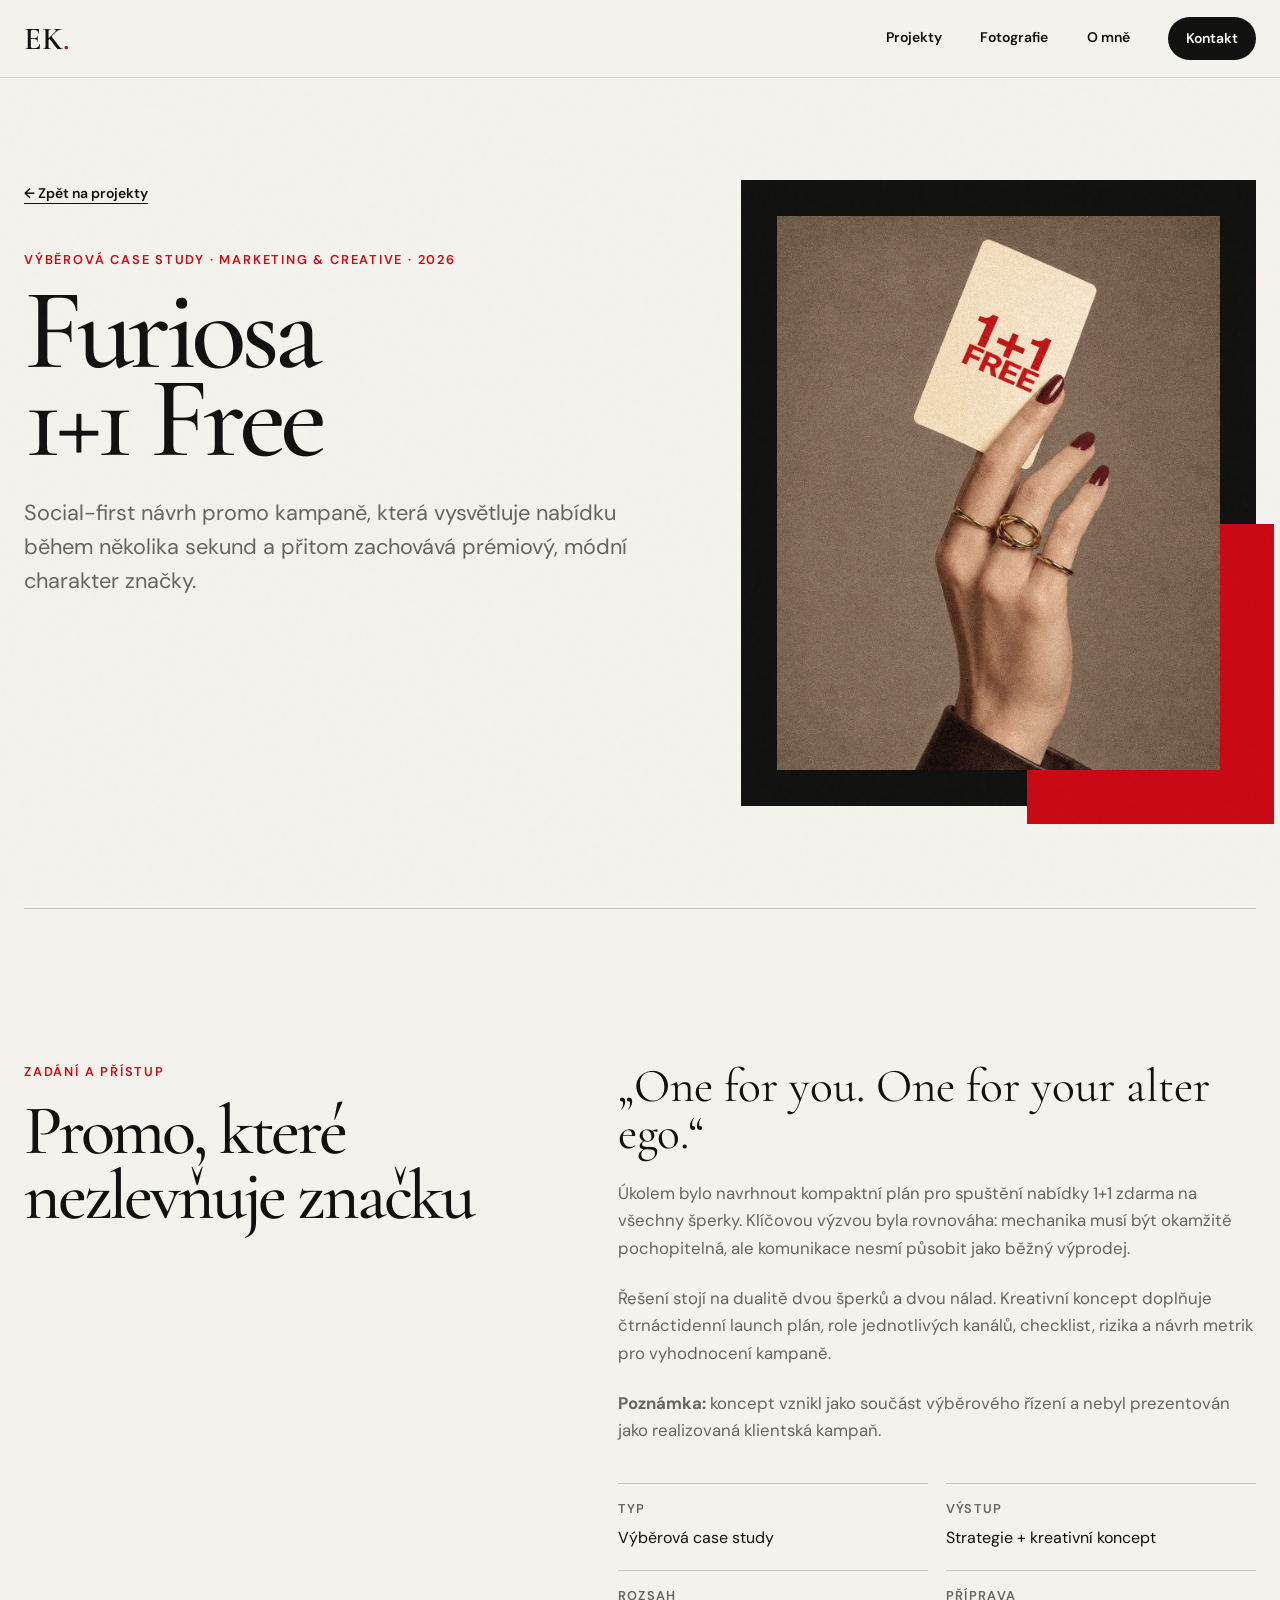
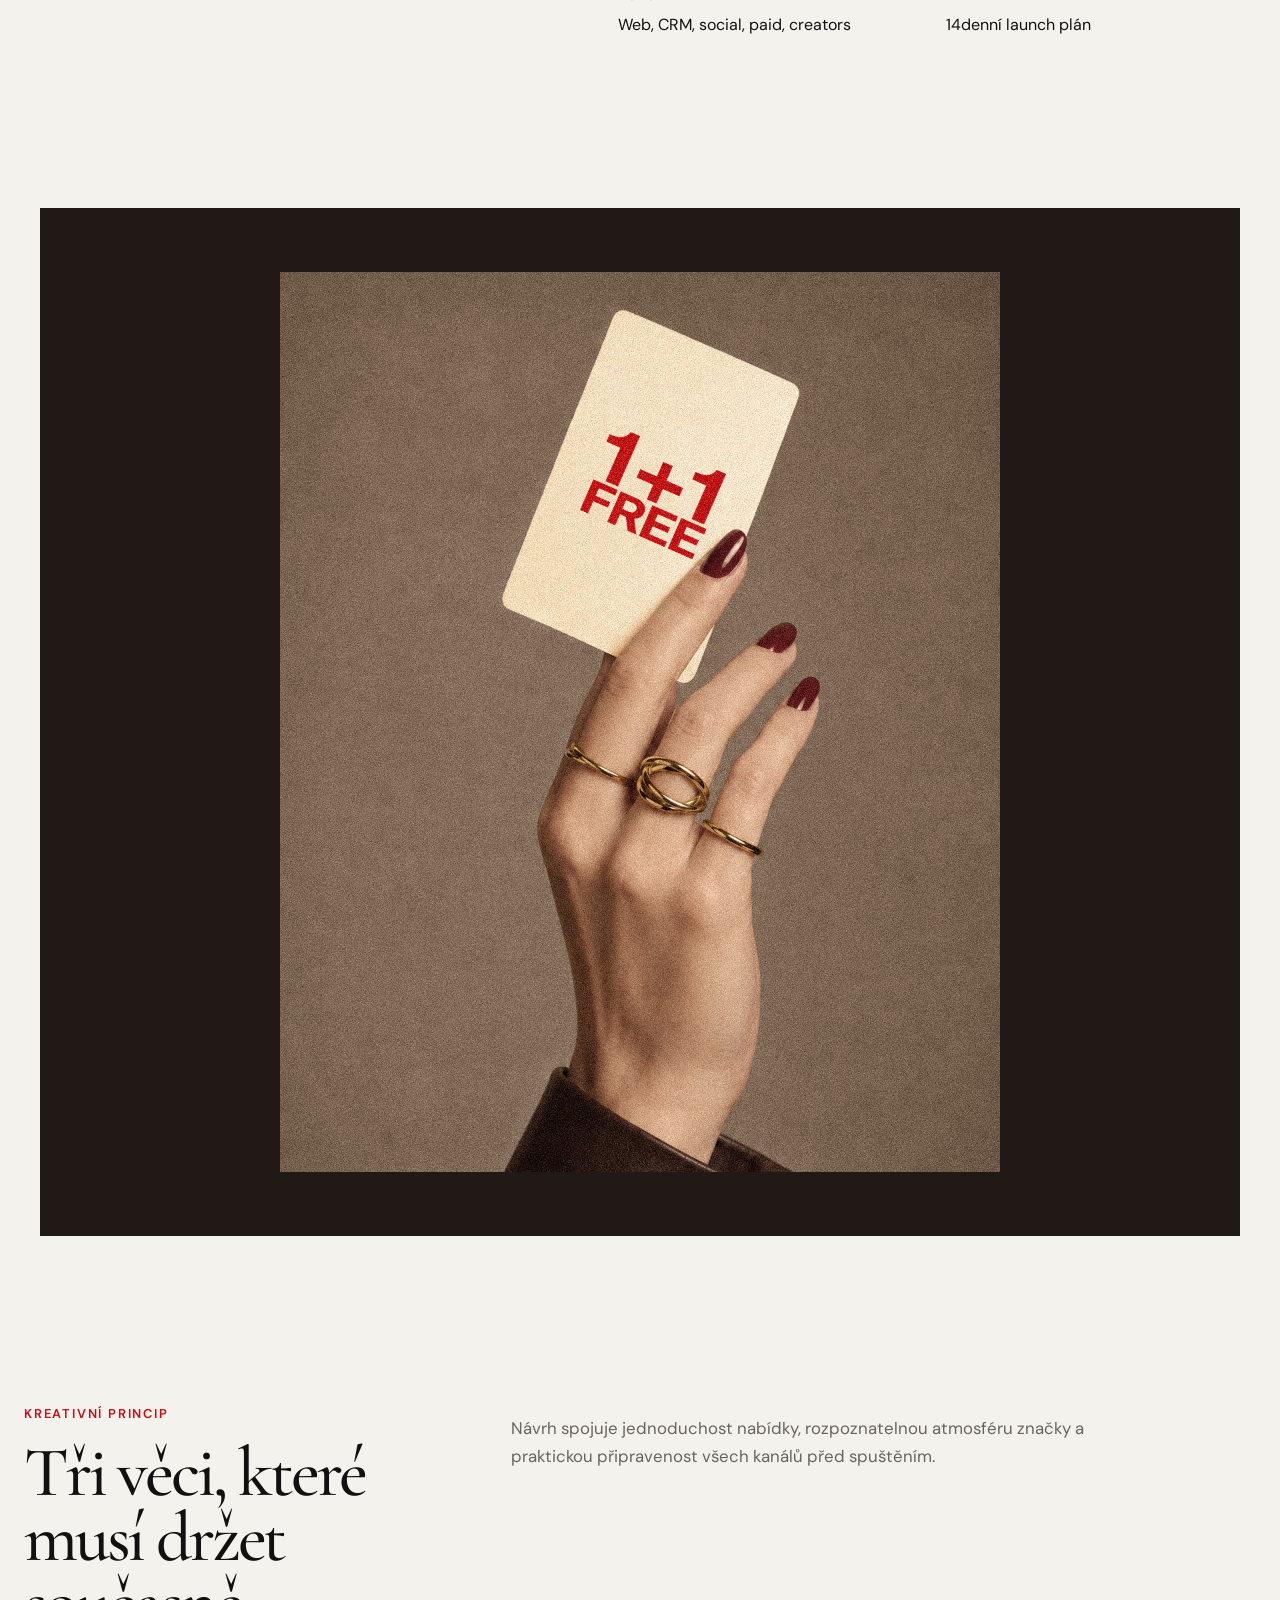
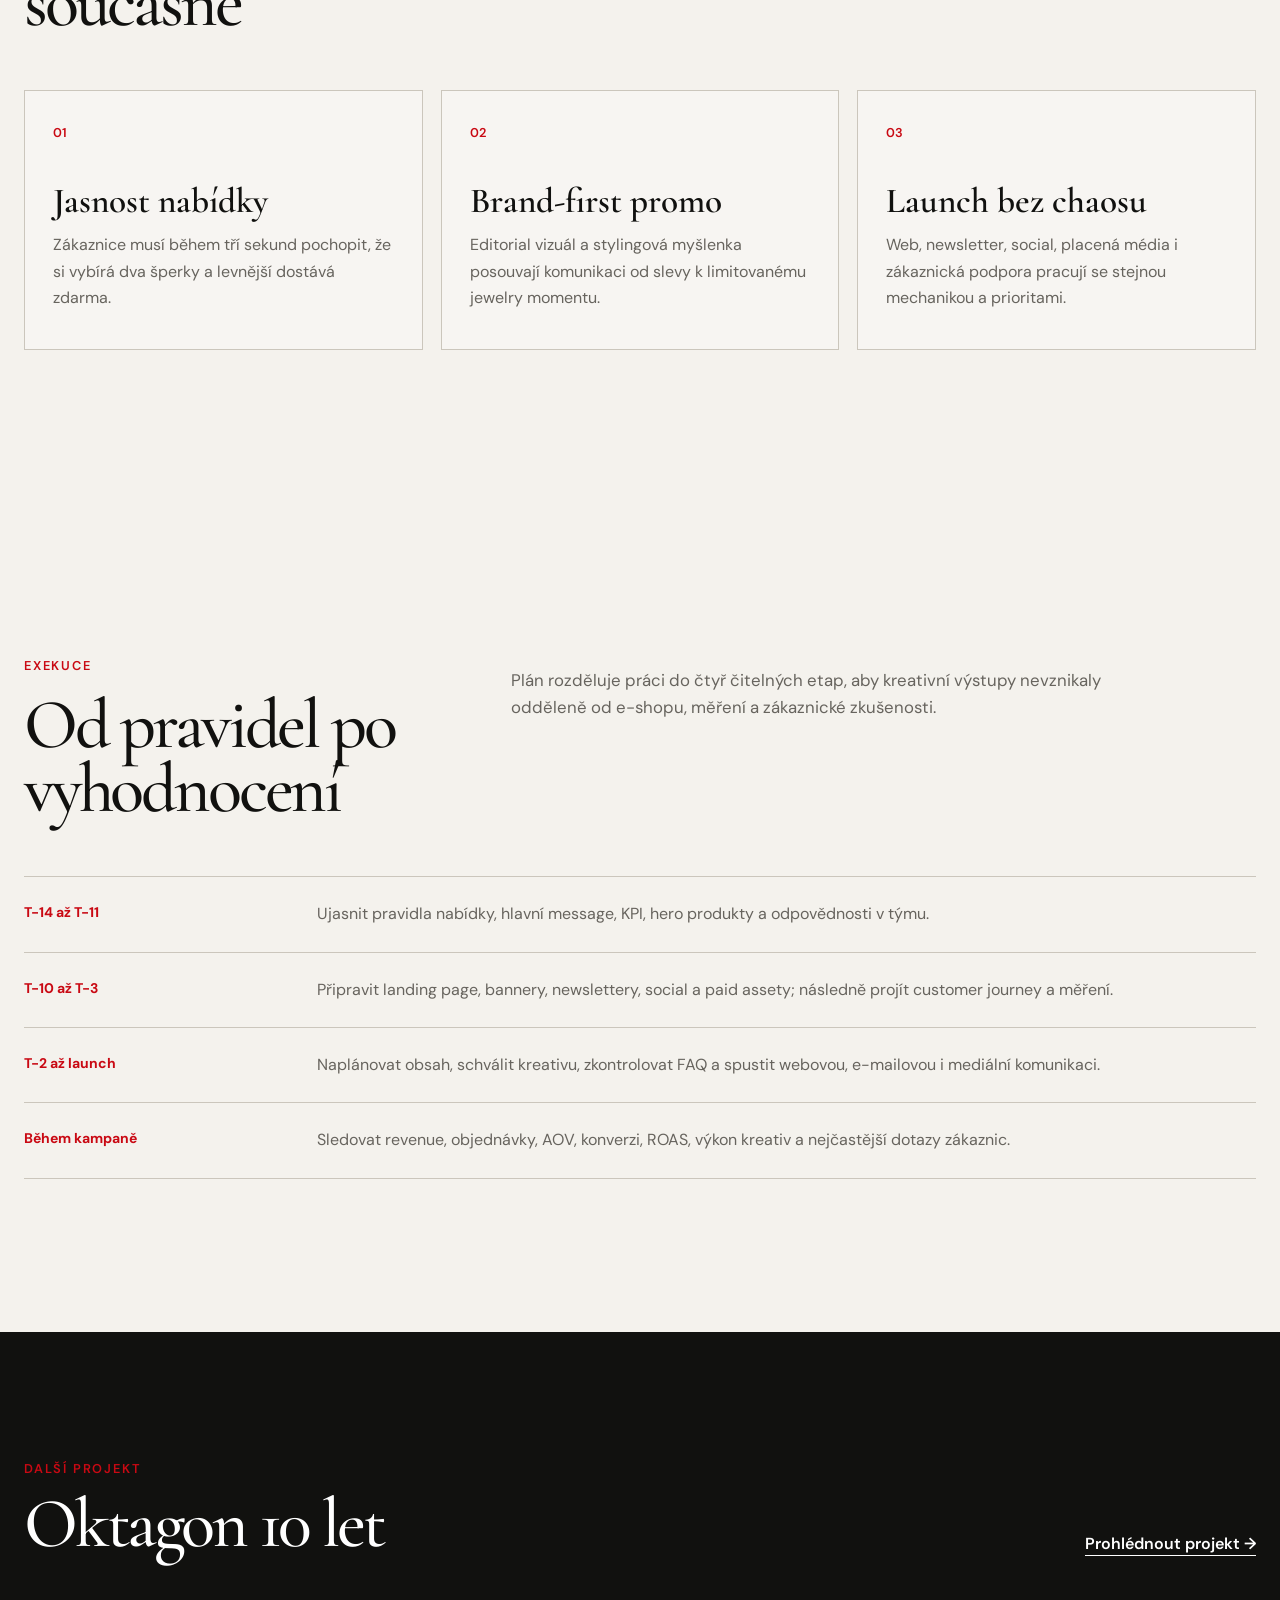
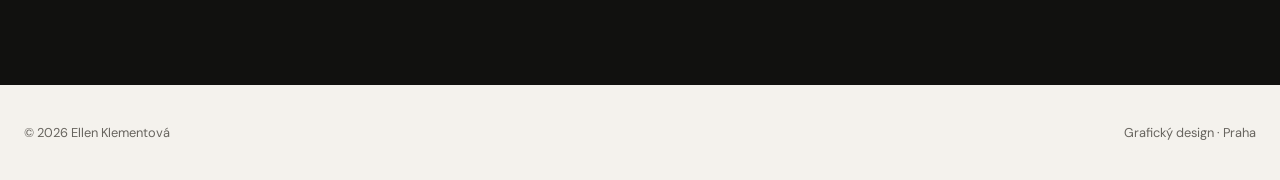
<file: furiosa.html>
<!doctype html>
<html lang="cs">
<head>
  <meta charset="utf-8">
  <meta name="viewport" content="width=device-width, initial-scale=1">
  <meta name="description" content="Furiosa 1+1 Free — výběrová marketingová a kreativní case study Ellen Klementové.">
  <title>Furiosa 1+1 Free — Ellen Klementová</title>
  <link rel="preconnect" href="https://fonts.googleapis.com">
  <link rel="preconnect" href="https://fonts.gstatic.com" crossorigin>
  <link href="https://fonts.googleapis.com/css2?family=Cormorant+Garamond:ital,wght@0,500;0,600;1,500&family=DM+Sans:wght@400;500;600&display=swap" rel="stylesheet">
  <link rel="icon" type="image/png" href="favicon.png?v=3">
  <link rel="stylesheet" href="style.css?v=3">
  <script src="site.js?v=3" defer></script>
</head>
<body class="project-page furiosa-page">
  <a class="skip-link" href="#obsah">Přeskočit na obsah</a>

  <header class="site-header">
    <a class="wordmark" href="index.html" aria-label="Ellen Klementová — domů">EK<span>.</span></a>
    <nav aria-label="Hlavní navigace">
      <a href="index.html#projekty">Projekty</a>
      <a href="index.html#fotografie">Fotografie</a>
      <a href="index.html#o-mne">O mně</a>
      <a class="nav-contact" href="mailto:klementova.ellen@seznam.cz">Kontakt</a>
    </nav>
  </header>

  <main id="obsah">
    <section class="case-hero shell">
      <div class="reveal">
        <a class="back-link" href="index.html#projekty">← Zpět na projekty</a>
        <p class="eyebrow">Výběrová case study · Marketing & creative · 2026</p>
        <h1 class="case-title">Furiosa<br>1+1 Free</h1>
        <p class="case-lead">Social-first návrh promo kampaně, která vysvětluje nabídku během několika sekund a přitom zachovává prémiový, módní charakter značky.</p>
      </div>
      <div class="case-cover reveal">
        <img src="img/projects/furiosa-1-plus-1.jpg" alt="Kampaňová kreativa Furiosa 1+1 Free" width="1080" height="1350">
      </div>
    </section>

    <section class="case-overview shell reveal">
      <div>
        <p class="eyebrow">Zadání a přístup</p>
        <h2>Promo, které nezlevňuje značku</h2>
      </div>
      <div class="case-copy">
        <p class="case-quote">„One for you. One for your alter ego.“</p>
        <p>Úkolem bylo navrhnout kompaktní plán pro spuštění nabídky 1+1 zdarma na všechny šperky. Klíčovou výzvou byla rovnováha: mechanika musí být okamžitě pochopitelná, ale komunikace nesmí působit jako běžný výprodej.</p>
        <p>Řešení stojí na dualitě dvou šperků a dvou nálad. Kreativní koncept doplňuje čtrnáctidenní launch plán, role jednotlivých kanálů, checklist, rizika a návrh metrik pro vyhodnocení kampaně.</p>
        <p><strong>Poznámka:</strong> koncept vznikl jako součást výběrového řízení a nebyl prezentován jako realizovaná klientská kampaň.</p>

        <dl class="fact-list">
          <div><dt>Typ</dt><dd>Výběrová case study</dd></div>
          <div><dt>Výstup</dt><dd>Strategie + kreativní koncept</dd></div>
          <div><dt>Rozsah</dt><dd>Web, CRM, social, paid, creators</dd></div>
          <div><dt>Příprava</dt><dd>14denní launch plán</dd></div>
        </dl>
      </div>
    </section>

    <figure class="full-bleed">
      <img src="img/projects/furiosa-1-plus-1.jpg" alt="Detail kreativního návrhu Furiosa 1+1 Free" loading="lazy" width="1080" height="1350">
    </figure>

    <section class="case-section shell reveal">
      <div class="case-section-header">
        <div>
          <p class="eyebrow">Kreativní princip</p>
          <h2>Tři věci, které musí držet současně</h2>
        </div>
        <p>Návrh spojuje jednoduchost nabídky, rozpoznatelnou atmosféru značky a praktickou připravenost všech kanálů před spuštěním.</p>
      </div>

      <div class="strategy-grid">
        <article class="strategy-card">
          <span>01</span>
          <h3>Jasnost nabídky</h3>
          <p>Zákaznice musí během tří sekund pochopit, že si vybírá dva šperky a levnější dostává zdarma.</p>
        </article>
        <article class="strategy-card">
          <span>02</span>
          <h3>Brand-first promo</h3>
          <p>Editorial vizuál a stylingová myšlenka posouvají komunikaci od slevy k limitovanému jewelry momentu.</p>
        </article>
        <article class="strategy-card">
          <span>03</span>
          <h3>Launch bez chaosu</h3>
          <p>Web, newsletter, social, placená média i zákaznická podpora pracují se stejnou mechanikou a prioritami.</p>
        </article>
      </div>
    </section>

    <section class="case-section shell reveal">
      <div class="case-section-header">
        <div>
          <p class="eyebrow">Exekuce</p>
          <h2>Od pravidel po vyhodnocení</h2>
        </div>
        <p>Plán rozděluje práci do čtyř čitelných etap, aby kreativní výstupy nevznikaly odděleně od e-shopu, měření a zákaznické zkušenosti.</p>
      </div>

      <ol class="timeline">
        <li><strong>T−14 až T−11</strong><p>Ujasnit pravidla nabídky, hlavní message, KPI, hero produkty a odpovědnosti v týmu.</p></li>
        <li><strong>T−10 až T−3</strong><p>Připravit landing page, bannery, newslettery, social a paid assety; následně projít customer journey a měření.</p></li>
        <li><strong>T−2 až launch</strong><p>Naplánovat obsah, schválit kreativu, zkontrolovat FAQ a spustit webovou, e-mailovou i mediální komunikaci.</p></li>
        <li><strong>Během kampaně</strong><p>Sledovat revenue, objednávky, AOV, konverzi, ROAS, výkon kreativ a nejčastější dotazy zákaznic.</p></li>
      </ol>
    </section>

    <section class="next-project">
      <div class="shell">
        <div>
          <p class="eyebrow">Další projekt</p>
          <h2>Oktagon 10 let</h2>
        </div>
        <a href="oktagon.html">Prohlédnout projekt →</a>
      </div>
    </section>
  </main>

  <footer class="site-footer shell">
    <p>© 2026 Ellen Klementová</p>
    <p>Grafický design · Praha</p>
  </footer>
</body>
</html>
</file>
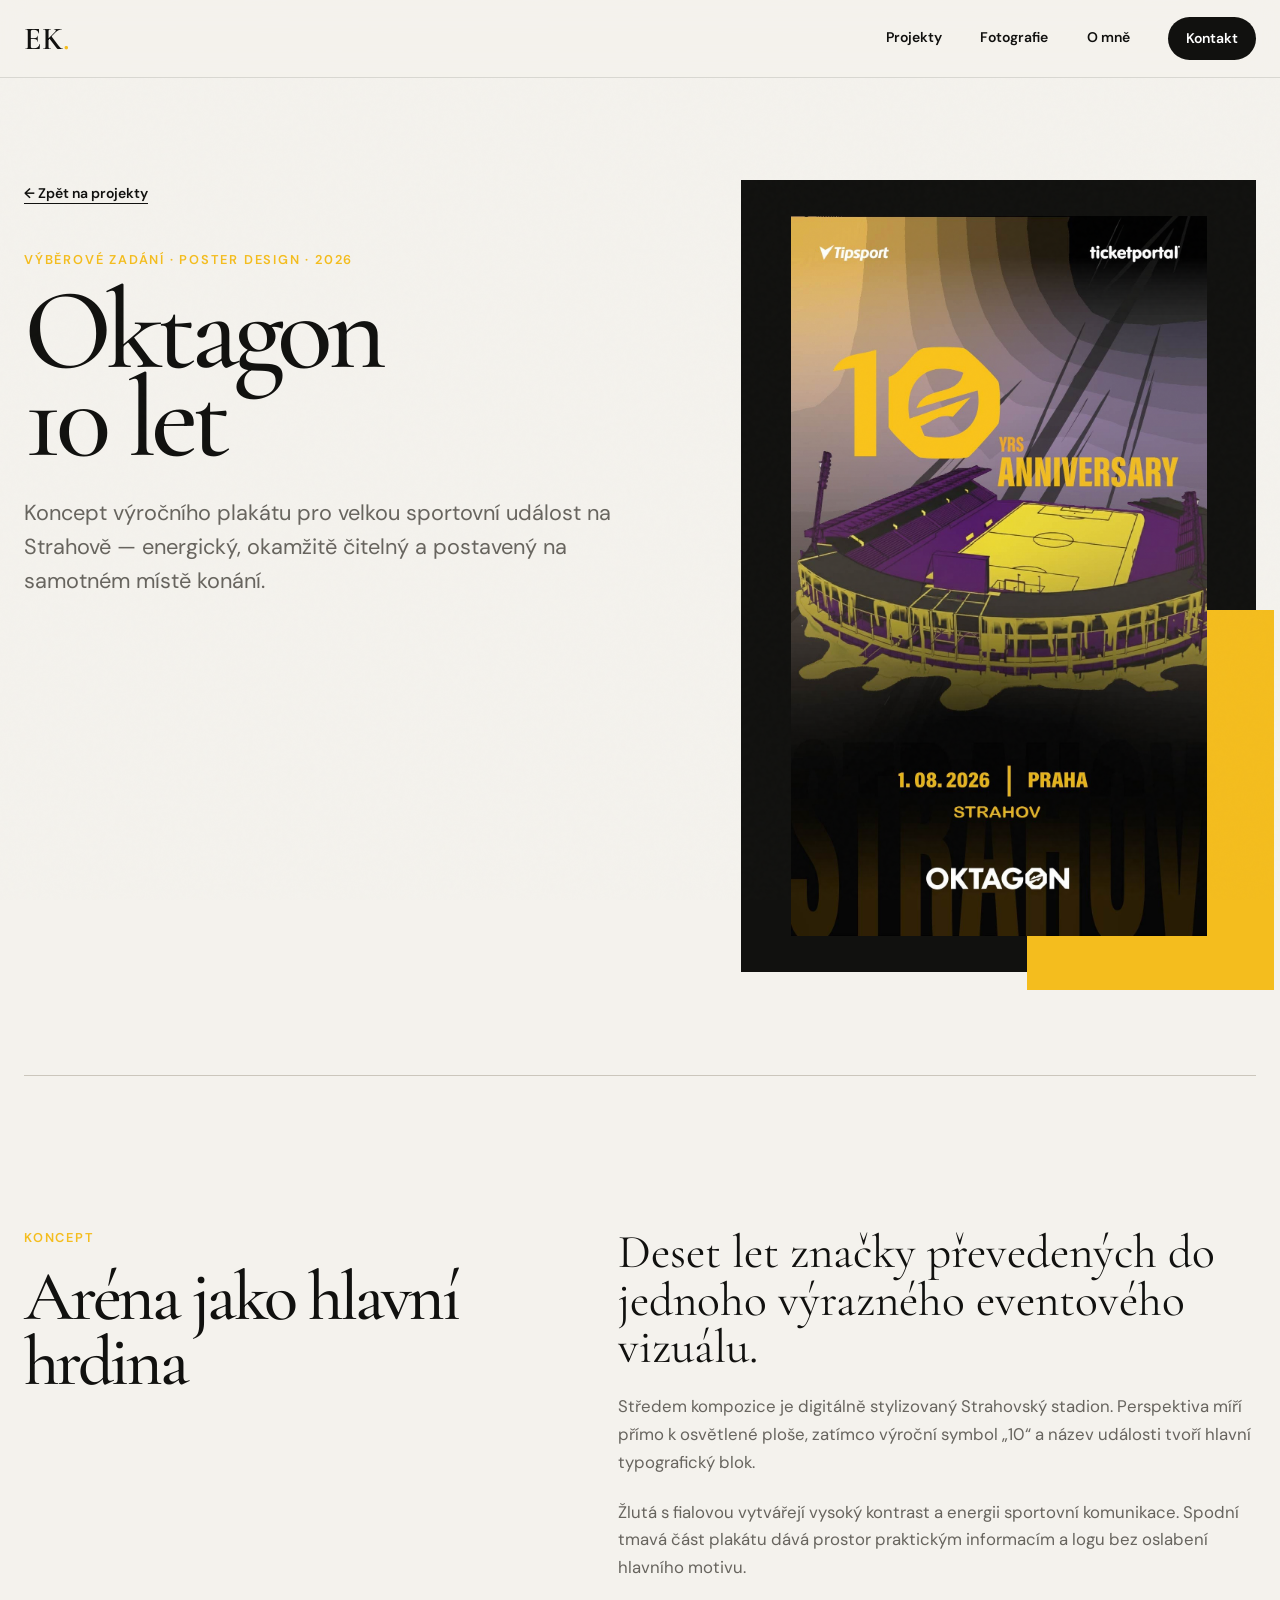
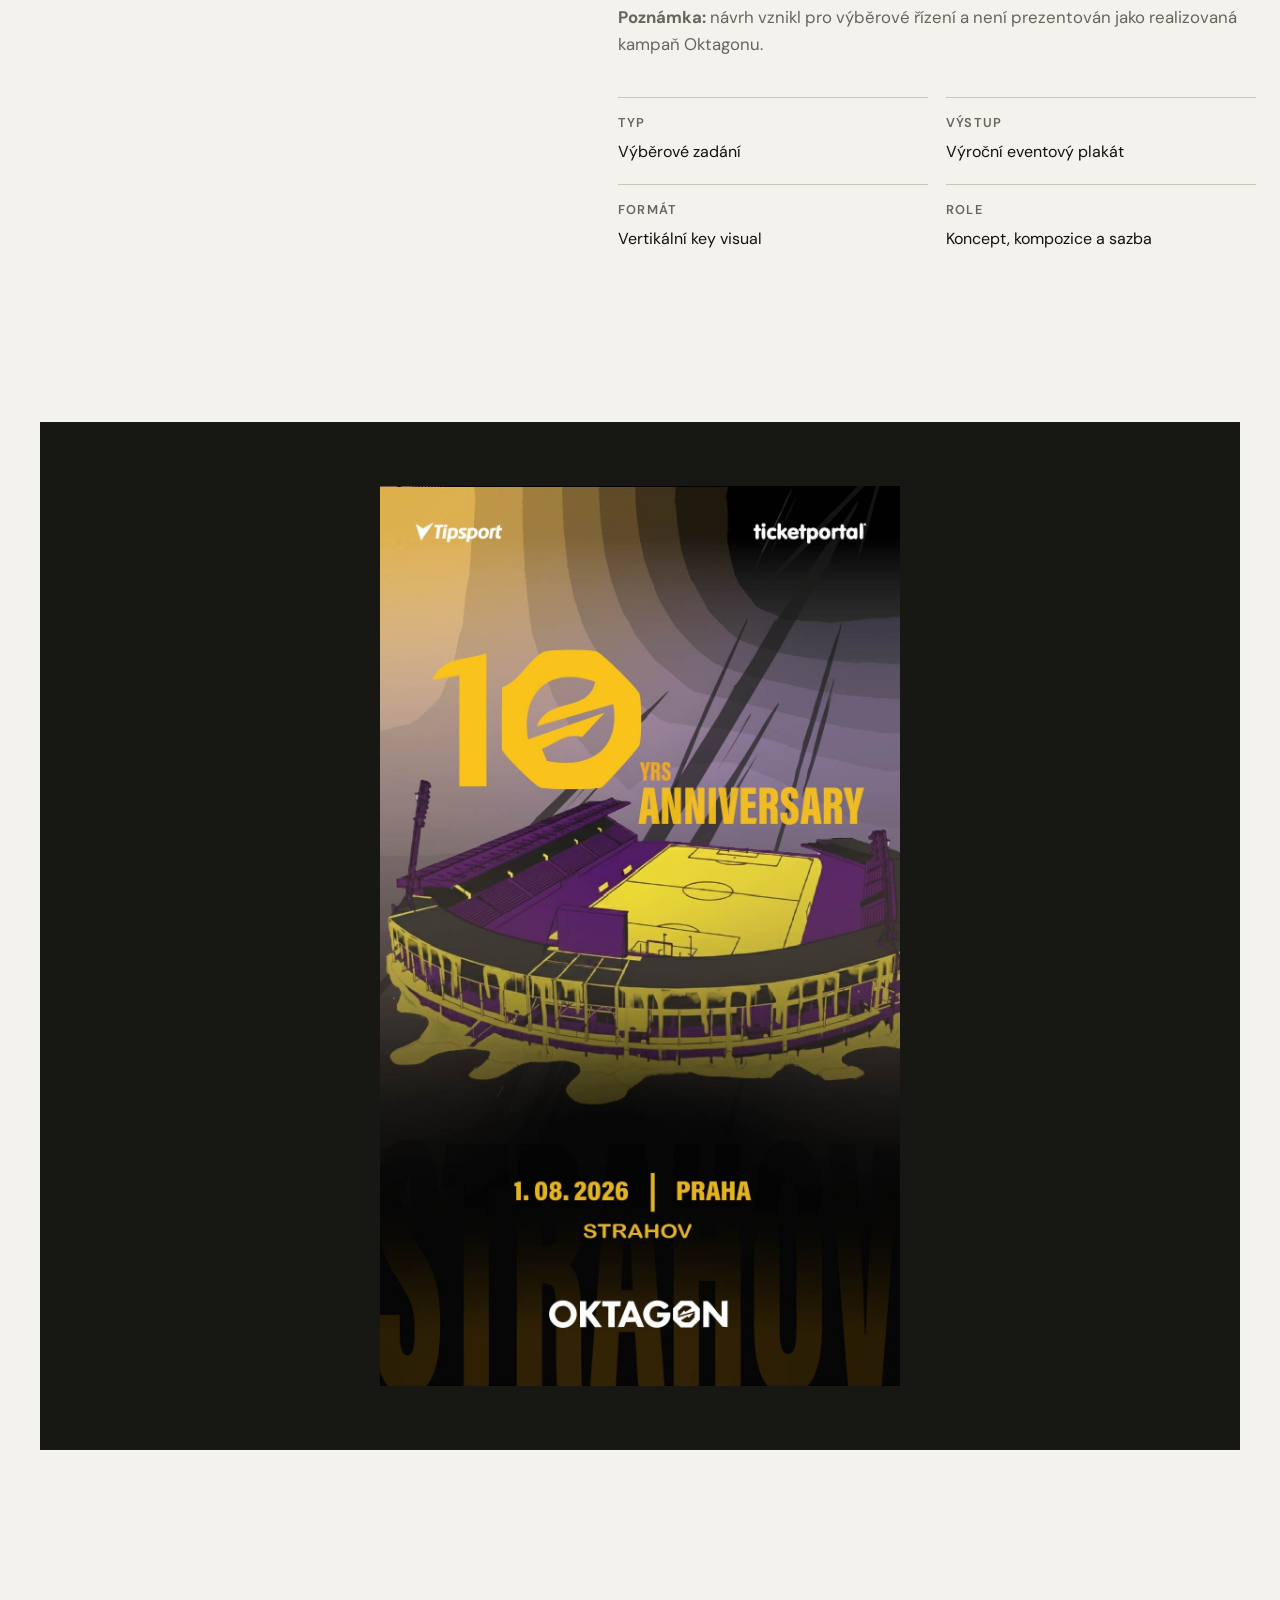
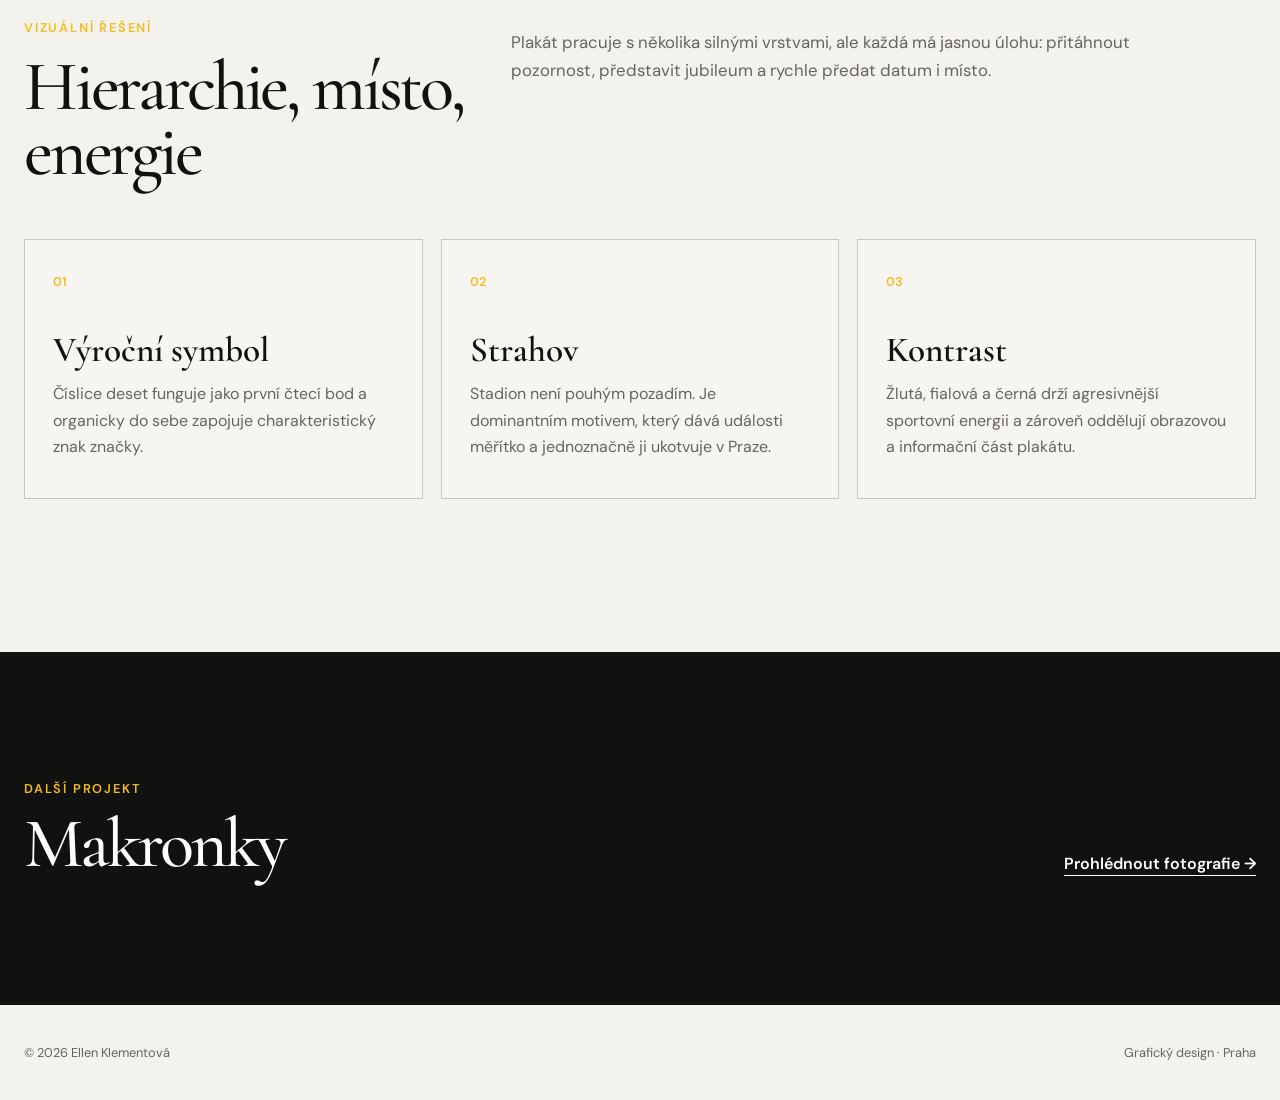
<file: oktagon.html>
<!doctype html>
<html lang="cs">
<head>
  <meta charset="utf-8">
  <meta name="viewport" content="width=device-width, initial-scale=1">
  <meta name="description" content="Oktagon 10 let — návrh výročního plakátu Ellen Klementové vytvořený pro výběrové řízení.">
  <title>Oktagon 10 let — Ellen Klementová</title>
  <link rel="preconnect" href="https://fonts.googleapis.com">
  <link rel="preconnect" href="https://fonts.gstatic.com" crossorigin>
  <link href="https://fonts.googleapis.com/css2?family=Cormorant+Garamond:ital,wght@0,500;0,600;1,500&family=DM+Sans:wght@400;500;600&display=swap" rel="stylesheet">
  <link rel="icon" type="image/png" href="favicon.png?v=3">
  <link rel="stylesheet" href="style.css?v=3">
  <script src="site.js?v=3" defer></script>
</head>
<body class="project-page oktagon-page">
  <a class="skip-link" href="#obsah">Přeskočit na obsah</a>

  <header class="site-header">
    <a class="wordmark" href="index.html" aria-label="Ellen Klementová — domů">EK<span>.</span></a>
    <nav aria-label="Hlavní navigace">
      <a href="index.html#projekty">Projekty</a>
      <a href="index.html#fotografie">Fotografie</a>
      <a href="index.html#o-mne">O mně</a>
      <a class="nav-contact" href="mailto:klementova.ellen@seznam.cz">Kontakt</a>
    </nav>
  </header>

  <main id="obsah">
    <section class="case-hero shell">
      <div class="reveal">
        <a class="back-link" href="index.html#projekty">← Zpět na projekty</a>
        <p class="eyebrow">Výběrové zadání · Poster design · 2026</p>
        <h1 class="case-title">Oktagon<br>10 let</h1>
        <p class="case-lead">Koncept výročního plakátu pro velkou sportovní událost na Strahově — energický, okamžitě čitelný a postavený na samotném místě konání.</p>
      </div>
      <div class="case-cover reveal">
        <img src="img/projects/oktagon-10-let.jpg" alt="Výroční plakát Oktagon 10 let na Strahově" width="1108" height="1917">
      </div>
    </section>

    <section class="case-overview shell reveal">
      <div>
        <p class="eyebrow">Koncept</p>
        <h2>Aréna jako hlavní hrdina</h2>
      </div>
      <div class="case-copy">
        <p class="case-quote">Deset let značky převedených do jednoho výrazného eventového vizuálu.</p>
        <p>Středem kompozice je digitálně stylizovaný Strahovský stadion. Perspektiva míří přímo k osvětlené ploše, zatímco výroční symbol „10“ a název události tvoří hlavní typografický blok.</p>
        <p>Žlutá s fialovou vytvářejí vysoký kontrast a energii sportovní komunikace. Spodní tmavá část plakátu dává prostor praktickým informacím a logu bez oslabení hlavního motivu.</p>
        <p><strong>Poznámka:</strong> návrh vznikl pro výběrové řízení a není prezentován jako realizovaná kampaň Oktagonu.</p>

        <dl class="fact-list">
          <div><dt>Typ</dt><dd>Výběrové zadání</dd></div>
          <div><dt>Výstup</dt><dd>Výroční eventový plakát</dd></div>
          <div><dt>Formát</dt><dd>Vertikální key visual</dd></div>
          <div><dt>Role</dt><dd>Koncept, kompozice a sazba</dd></div>
        </dl>
      </div>
    </section>

    <figure class="full-bleed">
      <img src="img/projects/oktagon-10-let.jpg" alt="Celý návrh výročního plakátu Oktagon 10 let" loading="lazy" width="1108" height="1917">
    </figure>

    <section class="case-section shell reveal">
      <div class="case-section-header">
        <div>
          <p class="eyebrow">Vizuální řešení</p>
          <h2>Hierarchie, místo, energie</h2>
        </div>
        <p>Plakát pracuje s několika silnými vrstvami, ale každá má jasnou úlohu: přitáhnout pozornost, představit jubileum a rychle předat datum i místo.</p>
      </div>

      <div class="strategy-grid">
        <article class="strategy-card">
          <span>01</span>
          <h3>Výroční symbol</h3>
          <p>Číslice deset funguje jako první čtecí bod a organicky do sebe zapojuje charakteristický znak značky.</p>
        </article>
        <article class="strategy-card">
          <span>02</span>
          <h3>Strahov</h3>
          <p>Stadion není pouhým pozadím. Je dominantním motivem, který dává události měřítko a jednoznačně ji ukotvuje v Praze.</p>
        </article>
        <article class="strategy-card">
          <span>03</span>
          <h3>Kontrast</h3>
          <p>Žlutá, fialová a černá drží agresivnější sportovní energii a zároveň oddělují obrazovou a informační část plakátu.</p>
        </article>
      </div>
    </section>

    <section class="next-project">
      <div class="shell">
        <div>
          <p class="eyebrow">Další projekt</p>
          <h2>Makronky</h2>
        </div>
        <a href="makronky.html">Prohlédnout fotografie →</a>
      </div>
    </section>
  </main>

  <footer class="site-footer shell">
    <p>© 2026 Ellen Klementová</p>
    <p>Grafický design · Praha</p>
  </footer>
</body>
</html>
</file>
<file: style.css>
:root {
  --paper: #f4f2ed;
  --paper-deep: #e8e4dc;
  --ink: #11110f;
  --muted: #67645e;
  --line: #cbc6bc;
  --accent: #e83f27;
  --white: #fff;
  --display: "Cormorant Garamond", Georgia, serif;
  --sans: "DM Sans", Arial, sans-serif;
  --shell: min(1280px, calc(100% - 48px));
}

*,
*::before,
*::after {
  box-sizing: border-box;
}

html {
  scroll-behavior: smooth;
}

body {
  margin: 0;
  background: var(--paper);
  color: var(--ink);
  font-family: var(--sans);
  font-size: 1rem;
  line-height: 1.65;
  text-rendering: optimizeLegibility;
}

body::before {
  position: fixed;
  inset: 0;
  z-index: 20;
  pointer-events: none;
  content: "";
  opacity: 0.025;
  background-image: url("data:image/svg+xml,%3Csvg viewBox='0 0 180 180' xmlns='http://www.w3.org/2000/svg'%3E%3Cfilter id='n'%3E%3CfeTurbulence type='fractalNoise' baseFrequency='.9' numOctaves='3' stitchTiles='stitch'/%3E%3C/filter%3E%3Crect width='100%25' height='100%25' filter='url(%23n)' opacity='.7'/%3E%3C/svg%3E");
}

img {
  display: block;
  max-width: 100%;
  height: auto;
}

a {
  color: inherit;
}

button,
input,
textarea,
select {
  font: inherit;
}

button {
  color: inherit;
}

::selection {
  background: var(--accent);
  color: var(--white);
}

:focus-visible {
  outline: 3px solid var(--accent);
  outline-offset: 4px;
}

.shell {
  width: var(--shell);
  margin-inline: auto;
}

.skip-link {
  position: fixed;
  top: 12px;
  left: 12px;
  z-index: 1000;
  padding: 10px 14px;
  background: var(--ink);
  color: var(--white);
  text-decoration: none;
  transform: translateY(-160%);
}

.skip-link:focus {
  transform: translateY(0);
}

.site-header {
  position: sticky;
  top: 0;
  z-index: 50;
  display: flex;
  align-items: center;
  justify-content: space-between;
  min-height: 78px;
  padding-inline: max(24px, calc((100vw - 1280px) / 2));
  border-bottom: 1px solid rgba(17, 17, 15, 0.12);
  background: rgba(244, 242, 237, 0.9);
  backdrop-filter: blur(14px);
}

.wordmark {
  font-family: var(--display);
  font-size: 2rem;
  font-weight: 600;
  line-height: 1;
  text-decoration: none;
}

.wordmark span {
  color: var(--accent);
}

.site-header nav {
  display: flex;
  align-items: center;
  gap: clamp(18px, 3vw, 44px);
}

.site-header nav a {
  font-size: 0.875rem;
  font-weight: 600;
  text-decoration: none;
}

.site-header nav a:not(.nav-contact) {
  border-bottom: 1px solid transparent;
}

.site-header nav a:not(.nav-contact):hover {
  border-color: currentColor;
}

.nav-contact {
  padding: 10px 18px;
  border-radius: 999px;
  background: var(--ink);
  color: var(--white);
}

.eyebrow {
  margin: 0 0 18px;
  color: var(--accent);
  font-size: 0.8rem;
  font-weight: 600;
  letter-spacing: 0.14em;
  line-height: 1.4;
  text-transform: uppercase;
}

.hero {
  display: grid;
  grid-template-columns: minmax(0, 0.88fr) minmax(420px, 0.72fr);
  gap: clamp(48px, 8vw, 120px);
  align-items: center;
  min-height: calc(100svh - 78px);
  padding-block: clamp(44px, 6vw, 88px);
}

.hero h1,
.section-intro h2,
.about-title h2,
.contact-grid h2,
.case-title {
  margin: 0;
  font-family: var(--display);
  font-weight: 500;
  letter-spacing: -0.05em;
}

.hero h1 {
  max-width: 760px;
  font-size: clamp(4.4rem, 9vw, 8.8rem);
  line-height: 0.76;
}

.hero h1 em,
.section-intro h2 em,
.about-title h2 em,
.contact-grid h2 em {
  color: var(--accent);
  font-weight: 500;
}

.hero-lead {
  max-width: 610px;
  margin: 38px 0 0;
  color: var(--muted);
  font-size: clamp(1.05rem, 1.5vw, 1.3rem);
  line-height: 1.55;
}

.hero-actions {
  display: flex;
  flex-wrap: wrap;
  gap: 24px;
  align-items: center;
  margin-top: 36px;
}

.button {
  display: inline-flex;
  align-items: center;
  min-height: 50px;
  padding: 12px 22px;
  border: 1px solid var(--ink);
  text-decoration: none;
}

.button-dark {
  background: var(--ink);
  color: var(--white);
}

.button:hover,
.button:focus-visible {
  background: var(--accent);
  border-color: var(--accent);
  color: var(--white);
}

.text-link,
.project-link {
  font-weight: 600;
  text-underline-offset: 5px;
}

.hero-art {
  position: relative;
  min-height: clamp(520px, calc(100svh - 160px), 680px);
}

.hero-card {
  position: absolute;
  display: block;
  color: var(--white);
  text-decoration: none;
  box-shadow: 0 32px 80px rgba(17, 17, 15, 0.22);
}

.hero-card img {
  width: 100%;
  height: 100%;
  object-fit: cover;
  transition: transform 500ms ease;
}

.hero-card:hover img {
  transform: scale(1.025);
}

.hero-card span {
  position: absolute;
  right: 14px;
  bottom: 14px;
  left: 14px;
  padding: 9px 11px;
  background: rgba(17, 17, 15, 0.78);
  font-size: 0.75rem;
  font-weight: 600;
  letter-spacing: 0.06em;
  text-transform: uppercase;
  backdrop-filter: blur(8px);
}

.hero-card-main {
  top: 0;
  right: 0;
  width: 76%;
  height: 84%;
  overflow: hidden;
  transform: rotate(2.5deg);
}

.hero-card-main span {
  left: 36%;
  text-align: right;
}

.hero-card-small {
  bottom: 0;
  left: 0;
  z-index: 2;
  width: 34%;
  height: 52%;
  overflow: hidden;
  border: 8px solid var(--paper);
  transform: rotate(-5deg);
}

.work-section {
  padding-block: clamp(100px, 14vw, 190px);
}

.section-intro {
  display: grid;
  grid-template-columns: 0.55fr 1fr;
  gap: 40px;
  align-items: start;
  margin-bottom: clamp(70px, 9vw, 120px);
}

.section-intro .eyebrow {
  margin-top: 12px;
}

.section-intro h2 {
  max-width: 830px;
  font-size: clamp(3rem, 6.5vw, 6.4rem);
  line-height: 0.92;
}

.project-row {
  display: grid;
  grid-template-columns: minmax(0, 1.08fr) minmax(320px, 0.72fr);
  gap: clamp(44px, 8vw, 120px);
  align-items: center;
  padding-block: clamp(64px, 8vw, 110px);
  border-top: 1px solid var(--line);
}

.project-row-reverse {
  grid-template-columns: minmax(320px, 0.72fr) minmax(0, 1.08fr);
}

.project-row-reverse .project-visual {
  grid-column: 2;
  grid-row: 1;
}

.project-row-reverse .project-copy {
  grid-column: 1;
  grid-row: 1;
}

.project-visual {
  position: relative;
  display: block;
  aspect-ratio: 5 / 4;
  overflow: hidden;
  background: #867468;
}

.project-visual img {
  width: 100%;
  height: 100%;
  object-fit: cover;
  transition: transform 600ms cubic-bezier(0.2, 0.8, 0.2, 1);
}

.project-visual:hover img {
  transform: scale(1.035);
}

.project-visual-poster {
  padding: clamp(24px, 5vw, 70px);
  background: #181816;
}

.project-visual-poster img {
  object-fit: contain;
}

.project-visual-brochure {
  display: flex;
  align-items: center;
  padding: clamp(24px, 4vw, 56px);
  background: #e5dfd2;
}

.project-visual-brochure img {
  height: auto;
  object-fit: contain;
  box-shadow: 0 18px 35px -20px rgba(55, 42, 25, 0.45);
  transform: rotate(-3deg);
}

.project-visual-brochure:hover img {
  transform: rotate(-1deg) scale(1.025);
}

.brochure-open-label {
  position: absolute;
  right: 18px;
  bottom: 18px;
  padding: 9px 13px;
  background: var(--paper);
  color: var(--ink);
  font-size: 0.75rem;
  font-weight: 600;
}

.brochure-open-label span {
  margin-left: 10px;
}

#projekt-pure-manufaktur {
  scroll-margin-top: 100px;
}

.project-index {
  position: absolute;
  top: 16px;
  left: 16px;
  display: grid;
  width: 48px;
  height: 48px;
  place-items: center;
  border-radius: 50%;
  background: var(--paper);
  color: var(--ink);
  font-size: 0.8rem;
  font-weight: 600;
}

.project-meta {
  margin: 0 0 18px;
  color: var(--accent);
  font-size: 0.8rem;
  font-weight: 600;
  letter-spacing: 0.1em;
  text-transform: uppercase;
}

.project-copy h3 {
  margin: 0 0 26px;
  font-family: var(--display);
  font-size: clamp(3.5rem, 6.5vw, 7rem);
  font-weight: 500;
  letter-spacing: -0.055em;
  line-height: 0.78;
}

.project-copy > p:not(.project-meta) {
  max-width: 560px;
  margin: 0;
  color: var(--muted);
  font-size: 1.05rem;
}

.tag-list,
.skill-list {
  display: flex;
  flex-wrap: wrap;
  gap: 8px;
  margin: 28px 0;
  padding: 0;
  list-style: none;
}

.tag-list li,
.skill-list li {
  padding: 8px 12px;
  border: 1px solid var(--line);
  border-radius: 999px;
  color: var(--muted);
  font-size: 0.875rem;
}

.project-link {
  display: inline-block;
  margin-top: 8px;
}

.archive-section {
  padding-block: clamp(90px, 12vw, 160px);
  background: var(--ink);
  color: var(--white);
}

.archive-heading {
  display: grid;
  grid-template-columns: 1fr 0.55fr;
  gap: 40px;
  align-items: end;
  margin-bottom: 56px;
}

.archive-heading h2 {
  margin: 0;
  font-family: var(--display);
  font-size: clamp(3rem, 6vw, 5.8rem);
  font-weight: 500;
  letter-spacing: -0.045em;
  line-height: 0.9;
}

.archive-heading > p {
  margin: 0;
  color: rgba(255, 255, 255, 0.62);
}

.archive-grid {
  display: grid;
  grid-template-columns: repeat(4, minmax(0, 1fr));
  gap: 18px;
  align-items: stretch;
}

.archive-item {
  position: relative;
  display: flex;
  flex-direction: column;
  padding: 0;
  overflow: hidden;
  border: 0;
  background: #292925;
  cursor: pointer;
  text-align: left;
}

.archive-item img {
  width: 100%;
  aspect-ratio: 3 / 4;
  object-fit: cover;
  transition: transform 450ms ease, opacity 450ms ease;
}

.archive-item:hover img {
  opacity: 0.82;
  transform: scale(1.025);
}

.archive-item > span {
  display: grid;
  align-content: start;
  gap: 5px;
  min-height: 90px;
  padding: 17px 16px;
}

.archive-item b {
  font-size: 1rem;
  font-weight: 600;
  line-height: 1.35;
}

.archive-item small {
  color: rgba(255, 255, 255, 0.68);
  font-size: 0.8rem;
  line-height: 1.45;
}

.archive-identity {
  display: grid;
  grid-template-columns: minmax(0, 1fr) minmax(0, 1fr);
  align-items: center;
  gap: clamp(32px, 6vw, 80px);
  margin-top: 42px;
  padding-top: 42px;
  border-top: 1px solid rgba(255, 255, 255, 0.2);
}

.archive-identity-image {
  padding: 0;
  border: 0;
  background: #000;
  cursor: pointer;
}

.archive-identity-image img {
  width: 100%;
  aspect-ratio: 3 / 2;
  object-fit: contain;
  transition: opacity 450ms ease;
}

.archive-identity-image:hover img {
  opacity: 0.8;
}

.archive-identity-copy .eyebrow {
  margin-bottom: 12px;
}

.archive-identity-copy h3 {
  margin: 0 0 20px;
  font-family: var(--display);
  font-size: clamp(2.8rem, 5vw, 4.5rem);
  font-weight: 500;
  line-height: 1;
}

.archive-identity-copy > p:not(.eyebrow) {
  max-width: 43ch;
  margin: 0 0 24px;
  color: rgba(255, 255, 255, 0.68);
}

.archive-detail-link {
  padding: 0 0 5px;
  border: 0;
  border-bottom: 1px solid currentColor;
  background: none;
  font-weight: 600;
  cursor: pointer;
}

.archive-detail-link span {
  margin-left: 12px;
}

.about-section {
  display: grid;
  grid-template-columns: 0.82fr 1fr;
  gap: clamp(60px, 10vw, 150px);
  padding-block: clamp(100px, 14vw, 190px);
}

.about-title h2 {
  font-size: clamp(3.2rem, 6vw, 6.2rem);
  line-height: 0.9;
}

.about-copy {
  max-width: 680px;
}

.about-copy p {
  margin: 0 0 22px;
  color: var(--muted);
  font-size: 1.05rem;
  text-wrap: pretty;
}

.about-copy .about-lead {
  color: var(--ink);
  font-family: var(--display);
  font-size: clamp(1.8rem, 2.6vw, 2.5rem);
  line-height: 1.18;
  margin-bottom: 28px;
}

.skill-list {
  margin-top: 34px;
}

.contact-section {
  padding-block: clamp(90px, 12vw, 150px);
  background: var(--accent);
  color: var(--white);
}

.contact-grid {
  display: grid;
  grid-template-columns: 0.35fr 1fr;
  gap: 32px 60px;
  align-items: start;
}

.contact-grid .eyebrow {
  margin-top: 12px;
  color: var(--ink);
}

.contact-grid h2 {
  font-size: clamp(3.7rem, 8vw, 8rem);
  line-height: 0.82;
}

.contact-grid h2 em {
  color: var(--ink);
}

.contact-email {
  grid-column: 2;
  width: fit-content;
  font-size: clamp(1.05rem, 2vw, 1.45rem);
  font-weight: 600;
  text-underline-offset: 7px;
}

.site-footer {
  display: flex;
  justify-content: space-between;
  padding-block: 24px;
  color: var(--muted);
  font-size: 0.8rem;
}

.lightbox {
  width: min(960px, calc(100% - 32px));
  max-height: calc(100svh - 32px);
  padding: 52px 18px 18px;
  overflow: auto;
  border: 0;
  background: var(--ink);
  color: var(--white);
}

.lightbox::backdrop {
  background: rgba(0, 0, 0, 0.88);
  backdrop-filter: blur(8px);
}

.lightbox img {
  max-width: 100%;
  max-height: calc(100svh - 110px);
  margin: auto;
  object-fit: contain;
}

.lightbox-close {
  position: absolute;
  top: 12px;
  right: 14px;
  padding: 6px 10px;
  border: 0;
  background: transparent;
  color: var(--white);
  cursor: pointer;
  font-size: 0.875rem;
}

body.lightbox-open {
  overflow: hidden;
}

.lightbox-with-copy {
  width: min(1120px, calc(100% - 32px));
  padding: 12px 24px 24px;
}

.lightbox-with-copy .lightbox-close {
  position: sticky;
  top: 0;
  right: auto;
  z-index: 1;
  display: block;
  width: fit-content;
  margin: 0 0 14px auto;
  background: var(--ink);
}

.lightbox-with-copy .lightbox-layout {
  display: grid;
  grid-template-columns: minmax(0, 1.15fr) minmax(0, 0.85fr);
  align-items: center;
  gap: clamp(28px, 4vw, 52px);
}

.lightbox-with-copy .lightbox-visual {
  background: #080808;
}

.lightbox-with-copy img {
  width: 100%;
  max-height: calc(100svh - 130px);
}

.lightbox-copy {
  max-width: 43ch;
  padding-block: 12px;
}

.lightbox-copy .eyebrow {
  margin-bottom: 16px;
  color: #ff7864;
}

.lightbox-copy h2 {
  margin: 0 0 24px;
  font-family: var(--display);
  font-size: clamp(2.2rem, 4vw, 3.8rem);
  font-weight: 500;
  line-height: 1.02;
  letter-spacing: -0.025em;
}

.lightbox-copy > p:not(.eyebrow) {
  margin: 0 0 18px;
  color: rgba(255, 255, 255, 0.76);
  font-size: 0.95rem;
  line-height: 1.75;
  text-wrap: pretty;
}

.detail-tags {
  display: flex;
  flex-wrap: wrap;
  gap: 8px;
  margin: 28px 0 0;
  padding: 0;
  list-style: none;
}

.detail-tags li {
  padding: 5px 10px;
  border: 1px solid rgba(255, 255, 255, 0.25);
  border-radius: 999px;
  color: rgba(255, 255, 255, 0.68);
  font-size: 0.75rem;
}

/* Project pages */
.project-page {
  --accent: #c90913;
}

.project-page.oktagon-page {
  --accent: #f4bd1e;
}

.case-hero {
  display: grid;
  grid-template-columns: minmax(0, 0.86fr) minmax(380px, 0.72fr);
  gap: clamp(48px, 8vw, 120px);
  align-items: start;
  padding-block: clamp(64px, 8vw, 120px);
}

.back-link {
  display: inline-block;
  margin-bottom: 46px;
  font-size: 0.875rem;
  font-weight: 600;
  text-underline-offset: 5px;
}

.case-title {
  max-width: 780px;
  font-size: clamp(4.6rem, 9vw, 9rem);
  line-height: 0.76;
}

.case-lead {
  max-width: 660px;
  margin: 34px 0 0;
  color: var(--muted);
  font-size: clamp(1.1rem, 1.7vw, 1.4rem);
  line-height: 1.55;
}

.case-cover {
  position: relative;
  z-index: 0;
  isolation: isolate;
  padding: clamp(18px, 3vw, 36px);
  background: var(--ink);
}

.case-cover img {
  width: 100%;
  height: auto;
  max-height: 720px;
  object-fit: contain;
}

.case-cover::after {
  position: absolute;
  right: -18px;
  bottom: -18px;
  z-index: -1;
  width: 48%;
  height: 48%;
  background: var(--accent);
  content: "";
}

.case-overview {
  display: grid;
  grid-template-columns: 0.75fr 1fr;
  gap: clamp(50px, 9vw, 140px);
  padding-block: clamp(90px, 12vw, 160px);
  border-top: 1px solid var(--line);
}

.case-overview h2,
.case-section h2,
.next-project h2 {
  margin: 0;
  font-family: var(--display);
  font-size: clamp(3rem, 5.5vw, 5.6rem);
  font-weight: 500;
  letter-spacing: -0.045em;
  line-height: 0.92;
}

.case-copy p {
  margin: 0 0 22px;
  color: var(--muted);
  font-size: 1.05rem;
}

.case-copy .case-quote {
  color: var(--ink);
  font-family: var(--display);
  font-size: clamp(2rem, 3.7vw, 3.6rem);
  line-height: 1;
}

.fact-list {
  display: grid;
  grid-template-columns: repeat(2, minmax(0, 1fr));
  gap: 18px;
  margin: 38px 0 0;
}

.fact-list div {
  padding-top: 14px;
  border-top: 1px solid var(--line);
}

.fact-list dt {
  color: var(--muted);
  font-size: 0.8rem;
  font-weight: 600;
  letter-spacing: 0.1em;
  text-transform: uppercase;
}

.fact-list dd {
  margin: 6px 0 0;
}

.full-bleed {
  padding: clamp(24px, 5vw, 70px);
  background: #211916;
}

.full-bleed img {
  width: min(760px, 100%);
  height: auto;
  max-height: 900px;
  margin-inline: auto;
  object-fit: contain;
}

.oktagon-page .full-bleed {
  background: #171713;
}

.case-section {
  padding-block: clamp(90px, 12vw, 160px);
}

.case-section-header {
  display: grid;
  grid-template-columns: 0.6fr 1fr;
  gap: 40px;
  margin-bottom: 54px;
}

.case-section-header > p {
  max-width: 620px;
  margin: 10px 0 0;
  color: var(--muted);
  font-size: 1.05rem;
}

.strategy-grid {
  display: grid;
  grid-template-columns: repeat(3, minmax(0, 1fr));
  gap: 18px;
}

.strategy-card {
  min-height: 260px;
  padding: 28px;
  border: 1px solid var(--line);
  background: rgba(255, 255, 255, 0.24);
}

.strategy-card span {
  color: var(--accent);
  font-size: 0.8rem;
  font-weight: 600;
}

.strategy-card h3 {
  margin: 38px 0 14px;
  font-family: var(--display);
  font-size: 2.2rem;
  font-weight: 600;
  line-height: 1;
}

.strategy-card p {
  margin: 0;
  color: var(--muted);
}

.timeline {
  margin: 0;
  padding: 0;
  border-top: 1px solid var(--line);
  list-style: none;
}

.timeline li {
  display: grid;
  grid-template-columns: 0.28fr 1fr;
  gap: 30px;
  padding-block: 24px;
  border-bottom: 1px solid var(--line);
}

.timeline strong {
  color: var(--accent);
  font-size: 0.875rem;
}

.timeline p {
  margin: 0;
  color: var(--muted);
}

.next-project {
  padding-block: clamp(80px, 10vw, 130px);
  background: var(--ink);
  color: var(--white);
}

.next-project .shell {
  display: flex;
  gap: 40px;
  align-items: end;
  justify-content: space-between;
}

.next-project .eyebrow {
  margin-bottom: 14px;
}

.next-project a {
  flex: 0 0 auto;
  font-weight: 600;
  text-underline-offset: 6px;
}

.js .reveal {
  opacity: 0;
  transform: translateY(28px);
  transition: opacity 700ms ease, transform 700ms ease;
}

.js .reveal.is-visible {
  opacity: 1;
  transform: translateY(0);
}

@media (max-width: 980px) {
  :root {
    --shell: min(100% - 36px, 820px);
  }

  .hero,
  .case-hero {
    grid-template-columns: 1fr;
  }

  .hero-art {
    min-height: min(760px, 100vw);
  }

  .project-row,
  .project-row-reverse {
    grid-template-columns: 1fr;
  }

  .project-row-reverse .project-visual,
  .project-row-reverse .project-copy {
    grid-column: 1;
  }

  .project-row-reverse .project-visual {
    grid-row: 1;
  }

  .project-row-reverse .project-copy {
    grid-row: 2;
  }

  .archive-grid {
    grid-template-columns: repeat(2, minmax(0, 1fr));
  }

  .about-section,
  .case-overview {
    grid-template-columns: 1fr;
  }

  .case-section-header {
    grid-template-columns: 1fr;
  }
}

@media (max-width: 680px) {
  :root {
    --shell: calc(100% - 28px);
  }

  .site-header {
    min-height: 66px;
    padding-inline: 14px;
  }

  .site-header nav {
    gap: 14px;
  }

  .site-header nav a:not(.nav-contact) {
    display: none;
  }

  .nav-contact {
    padding: 8px 14px;
  }

  .hero {
    min-height: auto;
    padding-block: 64px 90px;
  }

  .hero h1 {
    font-size: clamp(4rem, 21vw, 6.4rem);
  }

  .hero-art {
    min-height: 126vw;
  }

  .hero-card-main {
    width: 84%;
    height: 82%;
  }

  .hero-card-small {
    width: 42%;
    height: 50%;
  }

  .section-intro,
  .archive-heading,
  .contact-grid {
    grid-template-columns: 1fr;
  }

  .section-intro .eyebrow,
  .contact-grid .eyebrow {
    margin-top: 0;
  }

  .project-visual {
    aspect-ratio: 4 / 5;
  }

  .archive-grid {
    grid-template-columns: 1fr;
  }

  .archive-identity {
    grid-template-columns: 1fr;
    gap: 28px;
  }

  .lightbox-with-copy {
    width: calc(100% - 20px);
    max-height: calc(100svh - 20px);
    padding: 8px 16px 24px;
  }

  .lightbox-with-copy .lightbox-layout {
    grid-template-columns: 1fr;
    gap: 24px;
  }

  .lightbox-with-copy img {
    max-height: 52svh;
  }

  .lightbox-copy {
    max-width: none;
    padding-block: 0;
  }

  .contact-email {
    grid-column: 1;
    overflow-wrap: anywhere;
  }

  .site-footer {
    display: block;
  }

  .site-footer p {
    margin: 4px 0;
  }

  .fact-list,
  .strategy-grid {
    grid-template-columns: 1fr;
  }

  .timeline li {
    grid-template-columns: 1fr;
    gap: 7px;
  }

  .next-project .shell {
    display: block;
  }

  .next-project a {
    display: inline-block;
    margin-top: 30px;
  }
}

@media (prefers-reduced-motion: reduce) {
  html {
    scroll-behavior: auto;
  }

  *,
  *::before,
  *::after {
    scroll-behavior: auto !important;
    transition: none !important;
    animation: none !important;
  }

  .js .reveal {
    opacity: 1;
    transform: none;
  }
}

/* Photography: portfolio selection and full image studies. */
#projekty,
#fotografie,
#archiv,
#o-mne {
  scroll-margin-top: 100px;
}

.hero-card-food {
  top: 4%;
  width: 84%;
  height: 76%;
}

.hero-card-food img {
  object-position: 50% 90%;
}

.hero-card-food span {
  left: 14px;
  text-align: right;
}

.photography-section {
  padding-block: clamp(80px, 10vw, 140px);
  border-top: 1px solid var(--line);
  background: var(--paper-deep);
}

.photo-project-grid {
  display: grid;
  grid-template-columns: repeat(2, minmax(0, 1fr));
  gap: clamp(28px, 6vw, 88px);
}

.photo-project-offset {
  margin-top: 110px;
}

.photo-project-image {
  position: relative;
  display: block;
  overflow: hidden;
  background: var(--ink);
}

.photo-project-image img {
  width: 100%;
  aspect-ratio: 1 / 1;
  object-fit: cover;
  transition: transform 450ms ease;
}

.photo-project-food img {
  object-position: 50% 82%;
}

.photo-project-glass img {
  object-position: 50% 70%;
}

.photo-project-image:hover img {
  transform: scale(1.025);
}

.photo-project-open {
  position: absolute;
  right: 16px;
  bottom: 16px;
  display: grid;
  width: 44px;
  height: 44px;
  place-items: center;
  border-radius: 50%;
  background: var(--paper);
  font-size: 1.5rem;
}

.photo-project-copy {
  padding-top: 28px;
}

.photo-project-copy .project-meta {
  margin-bottom: 12px;
  font-size: 0.73rem;
}

.photo-project-copy h3 {
  margin: 0 0 18px;
  font-family: var(--display);
  font-size: clamp(3rem, 4.8vw, 5rem);
  font-weight: 500;
  letter-spacing: -0.045em;
  line-height: 1;
}

.photo-project-copy h3 a {
  text-decoration: none;
}

.photo-project-copy > p:not(.project-meta) {
  max-width: 480px;
  margin: 0 0 20px;
  color: var(--muted);
}

.photo-intro {
  padding-block: clamp(42px, 5vw, 74px) clamp(40px, 5vw, 72px);
}

.photo-intro .back-link {
  margin-bottom: 50px;
}

.photo-intro-grid {
  display: grid;
  grid-template-columns: minmax(0, 1.2fr) minmax(0, 0.7fr);
  gap: clamp(32px, 7vw, 90px);
  align-items: end;
}

.photo-intro h1 {
  margin: 0;
  font-family: var(--display);
  font-size: clamp(4.4rem, 9vw, 8.7rem);
  font-weight: 500;
  letter-spacing: -0.055em;
  line-height: 0.95;
}

.title-dot,
.photo-intro h1 em {
  color: var(--accent);
}

.photo-intro-copy > p {
  margin: 0;
  color: var(--muted);
  font-size: 1.05rem;
}

.photo-intro-copy .photo-credit {
  margin-top: 26px;
  font-size: 0.8rem;
  line-height: 1.8;
}

.photo-credit strong {
  color: var(--ink);
  font-weight: 500;
}

.photo-feature {
  margin-block: 0;
}

.photo-zoom {
  position: relative;
  display: block;
  width: 100%;
  padding: 0;
  overflow: hidden;
  border: 0;
  background: var(--paper-deep);
  cursor: zoom-in;
}

.photo-zoom img {
  width: 100%;
  height: auto;
}

.photo-feature .photo-zoom img {
  aspect-ratio: 16 / 10;
  object-fit: cover;
}

.photo-feature-food .photo-zoom img {
  object-position: 50% 90%;
}

.photo-feature-chess .photo-zoom img {
  object-position: center;
}

.zoom-label {
  position: absolute;
  right: 18px;
  bottom: 18px;
  padding: 9px 14px;
  background: rgba(17, 17, 15, 0.8);
  color: #fff;
  font-size: 0.75rem;
  line-height: 1.4;
}

.photography-page figcaption {
  display: flex;
  flex-wrap: wrap;
  justify-content: space-between;
  gap: 8px 20px;
  padding-top: 15px;
  color: var(--muted);
  font-size: 0.75rem;
}

.photography-page figcaption span:first-child {
  color: var(--ink);
}

.photo-context {
  display: grid;
  grid-template-columns: minmax(0, 0.8fr) minmax(0, 1fr);
  gap: clamp(40px, 9vw, 140px);
  padding-block: clamp(80px, 10vw, 150px);
}

.photo-context h2,
.photo-closing h2 {
  margin: 0;
  font-family: var(--display);
  font-size: clamp(3rem, 5vw, 5.5rem);
  font-weight: 500;
  letter-spacing: -0.04em;
  line-height: 0.98;
}

.photo-context h2 em,
.photo-closing h2 em {
  color: var(--accent);
}

.photo-context-copy > p,
.photo-closing-copy > p:not(.eyebrow) {
  margin: 0 0 20px;
  color: var(--muted);
  font-size: 1.05rem;
}

.photo-gallery {
  padding-bottom: clamp(80px, 10vw, 150px);
}

.photo-gallery-heading {
  display: flex;
  flex-wrap: wrap;
  justify-content: space-between;
  gap: 10px 24px;
  padding-top: 24px;
  margin-bottom: 36px;
  border-top: 1px solid var(--line);
}

.photo-gallery-heading p {
  margin: 0;
}

.photo-gallery-heading p:last-child {
  color: var(--muted);
  font-size: 0.8rem;
}

.photo-pair,
.photo-closing {
  display: grid;
  grid-template-columns: repeat(2, minmax(0, 1fr));
  gap: clamp(24px, 5vw, 72px);
  align-items: start;
}

.photo-gallery figure {
  min-width: 0;
  margin: 0;
}

.food-page .photo-gallery .photo-zoom img {
  aspect-ratio: 4 / 5;
  object-fit: cover;
  object-position: 50% 80%;
}

.photo-pair .photo-pair-offset {
  margin-top: 100px;
}

.photo-closing {
  gap: clamp(36px, 8vw, 120px);
  align-items: center;
  margin-top: clamp(64px, 9vw, 140px);
}

.photo-closing-copy > p:not(.eyebrow) {
  max-width: 430px;
  margin-top: 28px;
}

.photo-closing-reverse > figure {
  grid-column: 2;
  grid-row: 1;
}

.photo-closing-reverse .photo-closing-copy {
  grid-column: 1;
  grid-row: 1;
}

@media (max-width: 980px) {
  .photo-intro-grid {
    grid-template-columns: 1fr;
    gap: 28px;
  }

  .photo-intro-copy {
    max-width: 580px;
  }

  .photo-context {
    grid-template-columns: 1fr;
  }

  .photo-project-offset {
    margin-top: 70px;
  }
}

@media (max-width: 680px) {
  .hero-card-food {
    height: 72%;
  }

  .photo-project-grid,
  .photo-pair,
  .photo-closing {
    grid-template-columns: 1fr;
  }

  .photo-project-grid {
    gap: 60px;
  }

  .photo-project-offset,
  .photo-pair .photo-pair-offset {
    margin-top: 0;
  }

  .photo-intro h1 {
    font-size: clamp(3.5rem, 16vw, 6rem);
  }

  .photo-intro .back-link {
    margin-bottom: 36px;
  }

  .photo-feature-food .photo-zoom img {
    aspect-ratio: 4 / 5;
  }

  .photo-feature-chess .photo-zoom img {
    aspect-ratio: 5760 / 4000;
  }

  .photo-pair {
    gap: 40px;
  }

  .photo-closing-reverse > figure,
  .photo-closing-reverse .photo-closing-copy {
    grid-column: 1;
    grid-row: auto;
  }

  .photo-project-copy .project-meta {
    font-size: 0.7rem;
  }
}

/* Visual identities: Nemel & Atrio */
.identity-section {padding-top:100px;padding-bottom:130px;scroll-margin-top:100px}
.identity-grid {display:grid;grid-template-columns:1fr 1fr;gap:48px}
.identity-card-offset {padding-top:100px}
.identity-card-image {display:block;position:relative;overflow:hidden;background:var(--paper-deep)}
.identity-card-image img {width:100%;aspect-ratio:4/3;object-fit:cover;transition:transform .65s}
.identity-card-image:hover img {transform:scale(1.035)}
.identity-open {position:absolute;right:18px;bottom:18px;border-radius:50%;background:var(--paper);width:44px;height:44px;display:grid;place-items:center;font-size:25px}
.identity-card-copy {padding-top:25px;max-width:520px}
.identity-card h3 {font-family:var(--display, 'Cormorant Garamond',serif);font-size:clamp(42px,4.5vw,68px);line-height:1;margin:10px 0 16px;font-weight:500}
.identity-card h3 a {text-decoration:none;color:inherit}
.identity-card-copy>p:not(.project-meta) {color:var(--muted);margin-bottom:22px;line-height:1.7}
.identity-intro {padding-top:48px;padding-bottom:60px}
.identity-intro-grid {display:grid;grid-template-columns:1fr 1fr;gap:60px;align-items:end;margin-top:50px}
.identity-intro h1 {font-family:'Cormorant Garamond',serif;font-size:clamp(85px,12vw,170px);font-weight:500;line-height:.9;letter-spacing:-.055em;margin:22px 0 0}
.identity-intro h1 em {color:var(--accent)}
.identity-lead {max-width:440px;font-size:clamp(19px,2vw,25px);line-height:1.5;margin:0 0 6px;color:var(--muted)}
.identity-figure {margin:0;min-width:0}
.identity-figure img {display:block;width:100%;height:auto}
.identity-figure .photo-zoom {display:block;width:100%}
.identity-figure figcaption {font-size:12px;color:var(--muted);padding-top:13px;letter-spacing:.03em}
.identity-story {display:grid;grid-template-columns:1fr 1fr;gap:80px;padding-top:100px;padding-bottom:100px}
.identity-story h2 {font-family:'Cormorant Garamond',serif;font-size:clamp(39px,5vw,65px);line-height:1.04;font-weight:500;letter-spacing:-.035em;margin-top:20px}
.identity-story h2 em {font-weight:500;color:var(--accent)}
.identity-story>div>p:not(.eyebrow) {font-size:17px;line-height:1.8;color:var(--muted);margin:0 0 20px}
.nemel-brand-panel {padding:64px 0;background:#c9ddd0}
.nemel-brand-panel .identity-figure {max-width:1000px;margin:auto}
.identity-gallery {padding-top:70px;padding-bottom:100px}
.identity-detail-grid {display:grid;grid-template-columns:1fr 1fr;gap:32px;align-items:start}
.identity-logo .photo-zoom {background:#eee}
.identity-logo img {aspect-ratio:4/3;object-fit:contain}
@media(max-width:760px){
.identity-section {padding-top:65px;padding-bottom:70px}
.identity-grid {grid-template-columns:1fr;gap:48px}.identity-card-offset{padding-top:0}
.identity-intro {padding-top:30px;padding-bottom:35px}.identity-intro-grid{grid-template-columns:1fr;gap:26px;margin-top:35px}
.identity-intro h1{font-size:100px}.identity-lead{font-size:20px}
.identity-story {grid-template-columns:1fr;gap:25px;padding-top:55px;padding-bottom:55px}
.identity-story h2{margin-bottom:0}.identity-story>div>p:not(.eyebrow){font-size:16px}
.identity-detail-grid{grid-template-columns:1fr;gap:35px}.identity-gallery{padding-top:40px;padding-bottom:55px}.nemel-brand-panel{padding:30px 0}
}
@media(prefers-reduced-motion:reduce){.identity-card-image img{transition:none}}
</file>
